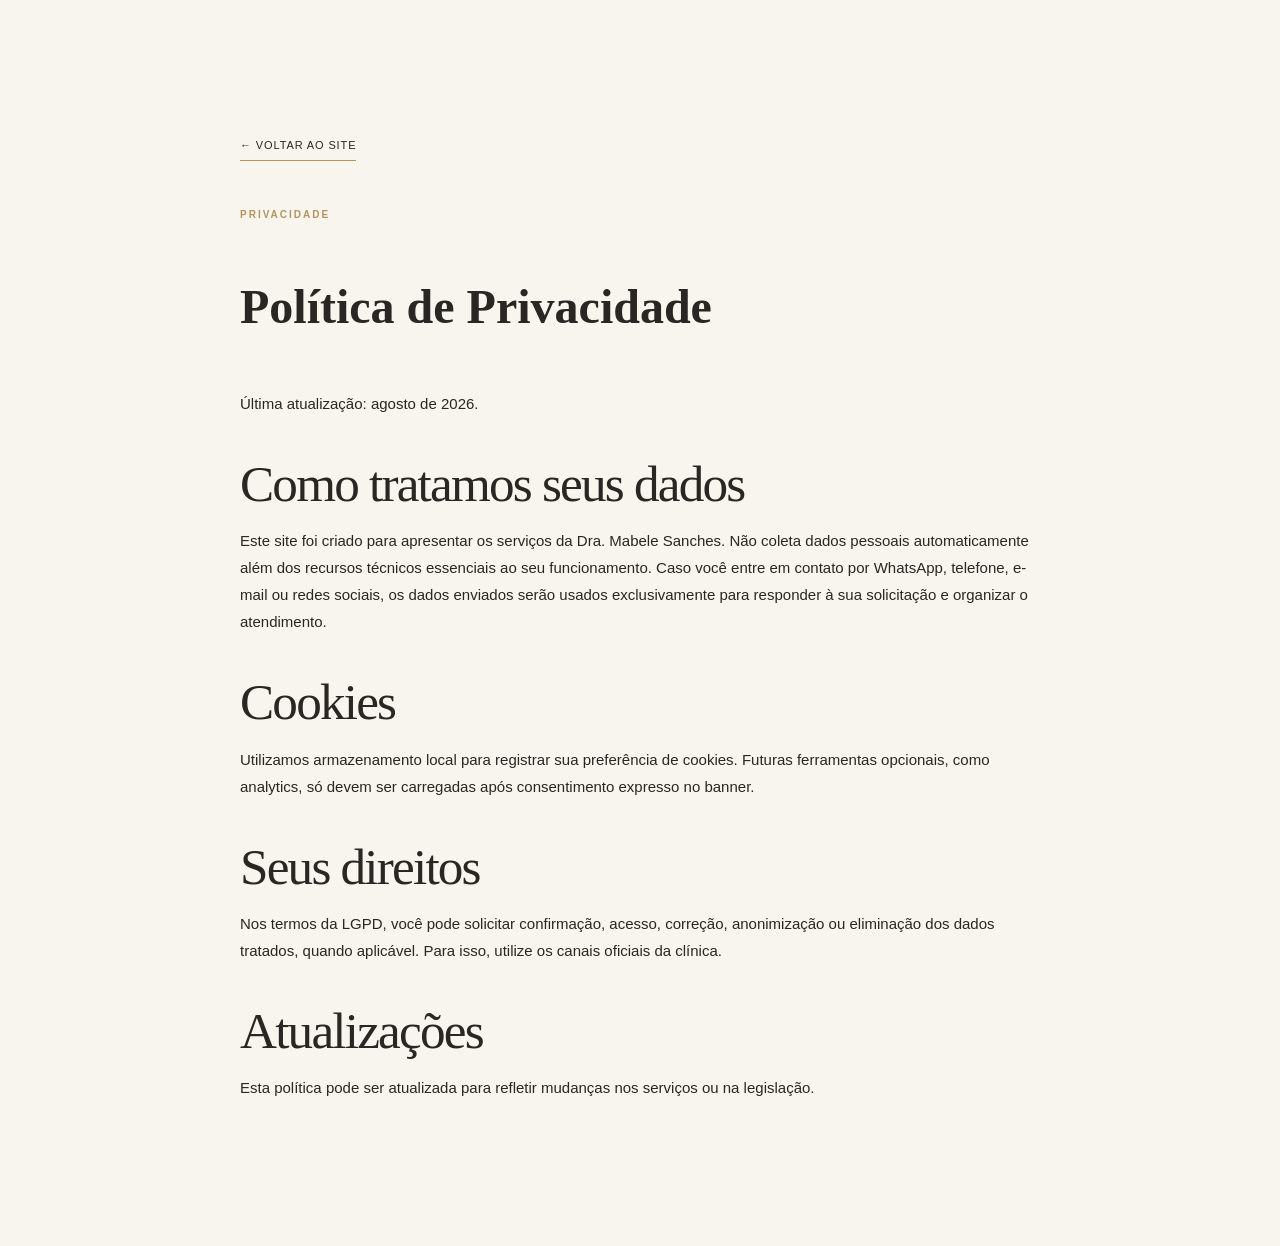
<file: privacidade.html>
<!doctype html><html lang="pt-BR"><head><meta charset="utf-8"><meta name="viewport" content="width=device-width,initial-scale=1"><title>Política de Privacidade | Dra. Mabele Sanches</title><meta name="robots" content="noindex"><link rel="stylesheet" href="style.css"></head><body><main class="section"><article class="container" style="max-width:800px"><a class="text-link" href="index.html">← Voltar ao site</a><p class="eyebrow" style="margin-top:45px">Privacidade</p><h1 style="font-family:var(--serif);font-size:48px">Política de Privacidade</h1><p>Última atualização: agosto de 2026.</p><h2 style="margin-top:38px">Como tratamos seus dados</h2><p>Este site foi criado para apresentar os serviços da Dra. Mabele Sanches. Não coleta dados pessoais automaticamente além dos recursos técnicos essenciais ao seu funcionamento. Caso você entre em contato por WhatsApp, telefone, e-mail ou redes sociais, os dados enviados serão usados exclusivamente para responder à sua solicitação e organizar o atendimento.</p><h2 style="margin-top:38px">Cookies</h2><p>Utilizamos armazenamento local para registrar sua preferência de cookies. Futuras ferramentas opcionais, como analytics, só devem ser carregadas após consentimento expresso no banner.</p><h2 style="margin-top:38px">Seus direitos</h2><p>Nos termos da LGPD, você pode solicitar confirmação, acesso, correção, anonimização ou eliminação dos dados tratados, quando aplicável. Para isso, utilize os canais oficiais da clínica.</p><h2 style="margin-top:38px">Atualizações</h2><p>Esta política pode ser atualizada para refletir mudanças nos serviços ou na legislação.</p></article></main></body></html>
</file>
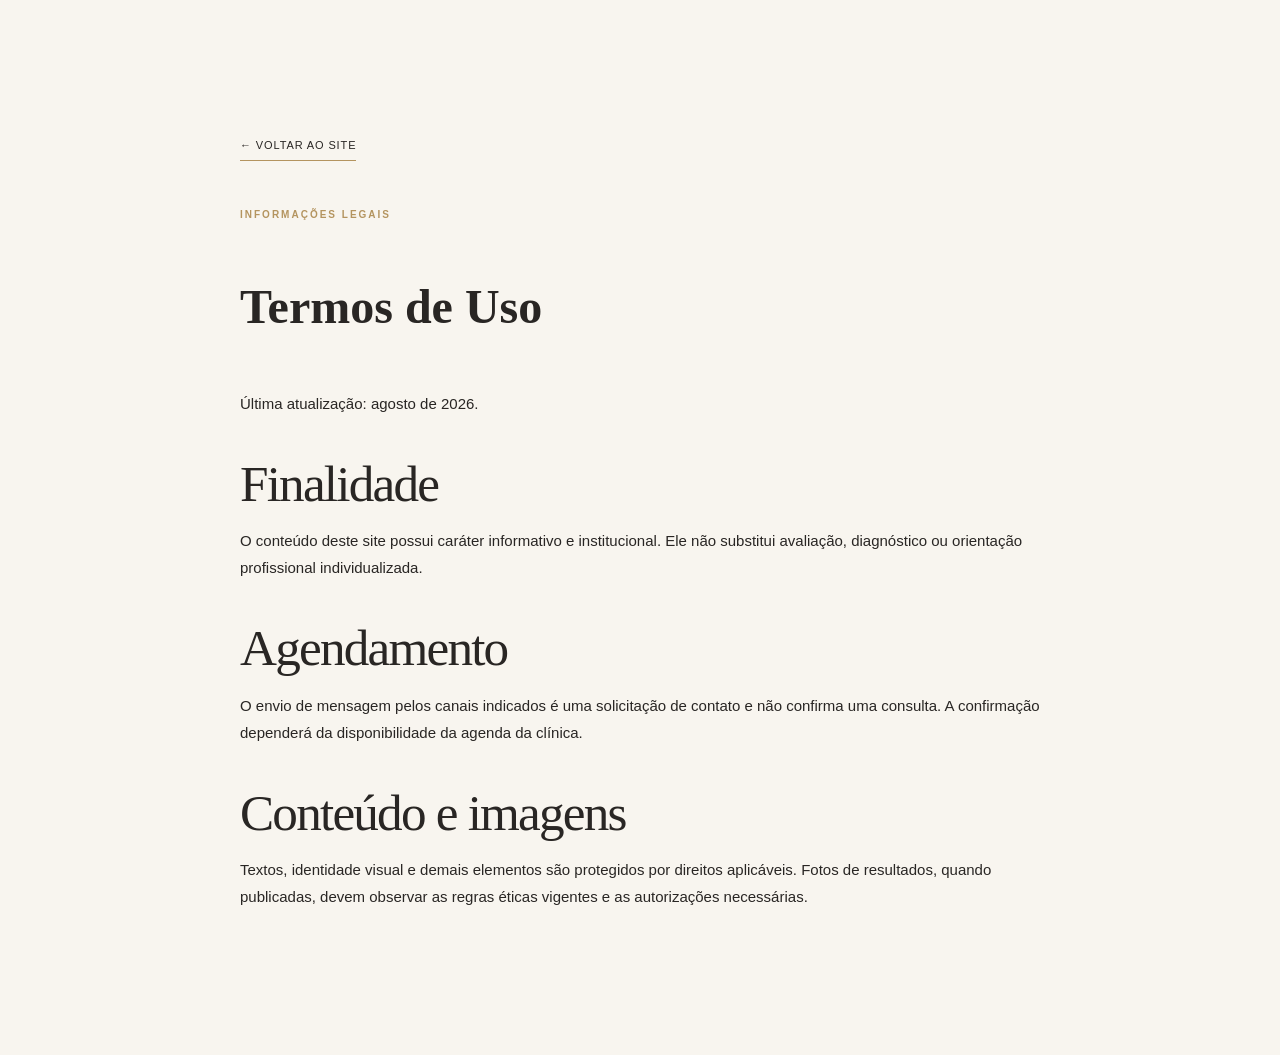
<file: termos.html>
<!doctype html><html lang="pt-BR"><head><meta charset="utf-8"><meta name="viewport" content="width=device-width,initial-scale=1"><title>Termos de Uso | Dra. Mabele Sanches</title><meta name="robots" content="noindex"><link rel="stylesheet" href="style.css"></head><body><main class="section"><article class="container" style="max-width:800px"><a class="text-link" href="index.html">← Voltar ao site</a><p class="eyebrow" style="margin-top:45px">Informações legais</p><h1 style="font-family:var(--serif);font-size:48px">Termos de Uso</h1><p>Última atualização: agosto de 2026.</p><h2 style="margin-top:38px">Finalidade</h2><p>O conteúdo deste site possui caráter informativo e institucional. Ele não substitui avaliação, diagnóstico ou orientação profissional individualizada.</p><h2 style="margin-top:38px">Agendamento</h2><p>O envio de mensagem pelos canais indicados é uma solicitação de contato e não confirma uma consulta. A confirmação dependerá da disponibilidade da agenda da clínica.</p><h2 style="margin-top:38px">Conteúdo e imagens</h2><p>Textos, identidade visual e demais elementos são protegidos por direitos aplicáveis. Fotos de resultados, quando publicadas, devem observar as regras éticas vigentes e as autorizações necessárias.</p></article></main></body></html>
</file>
<file: style.css>
/* =========================================
   1. VARIÁVEIS E CONFIGURAÇÕES GERAIS
========================================= */

:root {
  --ink: #292624;
  --muted: #756e66;
  --paper: #f8f5ef;
  --white: #ffffff;
  --sand: #ece4d7;
  --gold: #b4945f;
  --gold-dark: #927346;
  --line: rgba(41, 38, 36, 0.14);

  --serif: "Playfair Display", Georgia, serif;
  --sans: Poppins, Arial, sans-serif;

  --shadow: 0 18px 50px rgba(54, 42, 25, 0.09);
}

* {
  box-sizing: border-box;
}

html {
  scroll-behavior: smooth;
}

body {
  margin: 0;
  background: var(--paper);
  color: var(--ink);
  font-family: var(--sans);
  font-size: 15px;
  line-height: 1.8;
}

body.no-scroll {
  overflow: hidden;
}

a {
  color: inherit;
  text-decoration: none;
}

button {
  font: inherit;
  cursor: pointer;
}

.container {
  width: min(1160px, calc(100% - 48px));
  margin: auto;
}

/* =========================================
   2. ACESSIBILIDADE E LOADING
========================================= */

.skip-link {
  position: fixed;
  top: -4rem;
  left: 1rem;
  z-index: 99;
  padding: 0.6rem 1rem;
  background: #000;
  color: #fff;
}

.skip-link:focus {
  top: 1rem;
}

.loader {
  position: fixed;
  inset: 0;
  z-index: 100;
  display: grid;
  place-items: center;
  background: var(--paper);
  transition: opacity 0.5s, visibility 0.5s;
}

.loader.is-hidden {
  opacity: 0;
  visibility: hidden;
}

.loader span {
  width: 36px;
  height: 36px;
  border: 1px solid var(--gold);
  border-top-color: transparent;
  border-radius: 50%;
  animation: spin 0.8s linear infinite;
}

@keyframes spin {
  to {
    transform: rotate(360deg);
  }
}

/* =========================================
   3. HEADER E MENU
========================================= */

.header {
  position: fixed;
  top: 0;
  left: 0;
  z-index: 20;
  width: 100%;
  transition: 0.3s;
}

.header.scrolled {
  background: rgba(248, 245, 239, 0.96);
  box-shadow: 0 1px 0 var(--line);
  backdrop-filter: blur(12px);
}

.nav {
  display: flex;
  align-items: center;
  justify-content: center;
  gap: 34px;
  height: 92px;
}

.brand {
  display: inline-flex;
  align-items: center;
  gap: 10px;
  font-family: var(--serif);
  font-size: 15px;
  line-height: 1.05;
  letter-spacing: 0.04em;
}

.brand em {
  color: var(--gold);
  font-style: italic;
}

.brand-logo {
  display: block;
  width: 150px;
  max-height: 62px;
  height: auto;
  object-fit: contain;
}

.brand-mark {
  display: grid;
  width: 42px;
  height: 42px;
  place-items: center;
  border: 1px solid var(--gold);
  border-radius: 50%;
  color: var(--gold);
  font-size: 16px;
}

.menu {
  display: flex;
  align-items: center;
  gap: 27px;
  font-size: 12px;
  letter-spacing: 0.1em;
  text-transform: uppercase;
}

.menu > a:not(.button) {
  border-bottom: 1px solid transparent;
}

.menu > a:not(.button):hover {
  border-color: var(--gold);
}

.menu-toggle {
  display: none;
  width: 40px;
  padding: 8px;
  border: 0;
  background: transparent;
}

.menu-toggle span {
  display: block;
  width: 24px;
  height: 1px;
  margin: 6px auto;
  background: var(--ink);
}

.menu-toggle.active span:first-child {
  transform: translateY(3.5px) rotate(45deg);
}

.menu-toggle.active span:last-child {
  transform: translateY(-3.5px) rotate(-45deg);
}

/* =========================================
   4. BOTÕES E LINKS
========================================= */

.button {
  display: inline-flex;
  align-items: center;
  gap: 22px;
  padding: 13px 20px;
  border: 1px solid var(--gold);
  background: var(--gold);
  color: #fff;
  font-size: 11px;
  letter-spacing: 0.11em;
  text-transform: uppercase;
  transition: 0.25s;
}

.button:hover {
  background: var(--gold-dark);
  transform: translateY(-2px);
}

.button--small {
  padding: 10px 14px;
  font-size: 10px;
}

.button--light {
  border-color: #fff;
  background: #fff;
  color: var(--ink);
}

.button--light:hover {
  background: #e8d4a9;
}

.button-outline {
  padding: 9px 12px;
  border: 1px solid var(--gold);
  background: transparent;
  color: var(--gold);
  font-size: 9px;
  letter-spacing: 0.1em;
  text-transform: uppercase;
}

.text-link {
  display: inline-flex;
  align-items: center;
  gap: 12px;
  padding-bottom: 4px;
  border-bottom: 1px solid var(--gold);
  font-size: 11px;
  letter-spacing: 0.08em;
  text-transform: uppercase;
}

.text-link span {
  color: var(--gold);
  font-size: 16px;
}

/* =========================================
   5. HERO / HOME
========================================= */

.hero {
  position: relative;
  display: flex;
  align-items: center;
  min-height: 735px;
  overflow: hidden;
  background: #e9e1d5;
}

.hero-art {
  position: absolute;
  inset: 0;
  background:
    radial-gradient(circle at 73% 42%, rgba(255, 255, 255, 0.8), transparent 21%),
    linear-gradient(
      115deg,
      rgba(248, 245, 239, 0.95) 5%,
      rgba(248, 245, 239, 0.78) 46%,
      rgba(225, 215, 201, 0.3) 65%
    ),
    url("assets/images/hero.jpg") center / cover no-repeat;
}

/* =========================================
   ELIPSE DECORATIVA AO LADO DO TÍTULO
   Procure por: .hero-art::after
========================================= */

.hero-art::after {
  content: "";
  position: absolute;
  top: 17%;
  right: 13%;
  width: 31vw;
  max-width: 450px;
  aspect-ratio: 0.77;



  border-radius: 50% 50% 45% 45% / 37% 37% 60% 60%;
  transform: rotate(14deg);
}

.hero-content {
  position: relative;
  padding-top: 100px;
}

.hero-title-with-logo {
  display: flex;
  align-items: center;
  gap: 105px;
}



.eyebrow {
  margin: 0 0 14px;
  color: var(--gold);
  font-size: 10px;
  font-weight: 600;
  letter-spacing: 0.2em;
  text-transform: uppercase;
}

.hero h1,
h2 {
  margin: 0;
  font-family: var(--serif);
  font-weight: 500;
  line-height: 1.12;
  letter-spacing: -0.035em;
}

.hero h1 {
  max-width: 690px;
  font-size: clamp(49px, 6vw, 82px);
}

.hero h1 i,
h2 i {
  color: var(--gold);
  font-style: italic;
}

.hero-text {
  max-width: 490px;
  margin: 25px 0 32px;
  color: #5c554e;
}

.hero-actions {
  display: flex;
  align-items: center;
  gap: 28px;
}

.hero-scroll {
  position: absolute;
  bottom: 35px;
  left: max(24px, calc((100% - 1160px) / 2));
  color: var(--muted);
  font-size: 9px;
  letter-spacing: 0.16em;
  text-transform: uppercase;
}

.hero-scroll span {
  display: block;
  width: 1px;
  height: 31px;
  margin: 10px auto 0;
  background: var(--gold);
}

/* =========================================
   6. SEÇÕES GERAIS E SOBRE
========================================= */

.section {
  padding: 130px 0;
}

.about {
  background: var(--white);
}

.about-grid {
  display: grid;
  grid-template-columns: 42% 1fr;
  align-items: center;
  gap: 11%;
}

.portrait {
  position: relative;
  min-width: 0;
  width: 100%;
}

.portrait-placeholder img {
  display: block;
  max-width: 100%;
  height: auto;
}

.portrait::before {
  content: "";
  position: absolute;
  bottom: -20px;
  left: -10px;
  z-index: 0;
  width: 60%;
  height: 64%;
  border: 1px solid var(--gold);
}

.portrait-placeholder {
  position: relative;
  z-index: 1;
  display: grid;
  min-height: 530px;
  place-items: center;
  background: linear-gradient(145deg, #d1bd9d, #f2ede5);
  color: #fff;
  font-family: var(--serif);
  font-size: 28px;
  text-align: center;
}

.portrait p {
  position: relative;
  z-index: 1;
  margin: 16px 0 0;
  color: var(--gold);
  font: italic 20px var(--serif);
}

h2 {
  font-size: clamp(37px, 4vw, 55px);
}

.about-copy > p:not(.eyebrow) {
  max-width: 450px;
  color: var(--muted);
  text-align: justify;
}

.value-grid {
  display: grid;
  grid-template-columns: 1fr 1fr;
  gap: 14px 30px;
  margin-top: 31px;
  padding-top: 25px;
  border-top: 1px solid var(--line);
}

.value-grid div {
  display: flex;
  align-items: center;
  gap: 10px;
  font-size: 12px;
  line-height: 1.5;
}

.value-grid b {
  color: var(--gold);
}

/* =========================================
   7. ESPECIALIDADES E DIFERENCIAIS
========================================= */

.section-heading {
  max-width: 670px;
  margin-bottom: 52px;
}

.section-heading > p:last-child {
  max-width: 540px;
  color: var(--muted);
}

.services {
  background: #f2eee7;
}

.service-grid {
  display: grid;
  grid-template-columns: repeat(4, 1fr);
  gap: 13px;
}

.service-card {
  min-height: 185px;
  padding: 23px;
  border: 1px solid rgba(180, 148, 95, 0.25);
  background: rgba(255, 255, 255, 0.42);
  transition: 0.3s;
}

.img01{
  align-items: center;
}

.service-card:hover {
  border-color: var(--gold);
  background: var(--white);
  box-shadow: var(--shadow);
  transform: translateY(-6px);
}

.service-card span {
  color: var(--gold);
  font: italic 15px var(--serif);
}

.service-card h3 {
  margin: 25px 0 8px;
  font: 500 19px / 1.25 var(--serif);
}

.service-card p {
  margin: 0;
  color: var(--muted);
  font-size: 11px;
  line-height: 1.5;
}

.difference {
  padding: 115px 0;
  background: var(--ink);
  color: #fff;
}

.difference .eyebrow {
  color: #d7b97f;
}

.difference h2 {
  max-width: 500px;
}

.difference-list {
  margin-top: 50px;
  border-top: 1px solid rgba(255, 255, 255, 0.22);
}

.difference-list p {
  display: flex;
  gap: 45px;
  margin: 0;
  padding: 18px 0;
  border-bottom: 1px solid rgba(255, 255, 255, 0.22);
  font: 19px var(--serif);
}

.difference-list b {
  color: #d7b97f;
  font: 13px var(--sans);
}

/* =========================================
   8. GALERIA, DEPOIMENTOS E COMPARAÇÃO
========================================= */

.gallery {
  background: var(--white);
}

.gallery-grid {
  display: grid;
  grid-template-columns: 2fr 1fr 1fr;
  grid-template-rows: 220px 220px;
  gap: 12px;
}

.gallery-item {
  border: 0;
  background: linear-gradient(145deg, #c0aa88, #807266);
  color: rgba(255, 255, 255, 0.95);
  font: italic 22px var(--serif);
  transition: 0.3s;
}

.gallery-item:nth-child(3) {
  background: linear-gradient(145deg, #978570, #d6c7b2);
}

.gallery-item:nth-child(4) {
  background: linear-gradient(145deg, #b7a58a, #786c60);
}

.gallery-item.large {
  grid-row: span 2;
  background: linear-gradient(145deg, #dacbb7, #9a8770);
}

.gallery-item:hover {
  filter: brightness(1.08);
  transform: scale(0.99);
}

.testimonials {
  background: #f2eee7;
}

.testimonial-track {
  position: relative;
  min-height: 235px;
}

.testimonial {
  display: none;
  max-width: 780px;
  animation: fade 0.45s;
}

.testimonial.active {
  display: block;
}

@keyframes fade {
  from {
    opacity: 0;
    transform: translateY(9px);
  }

  to {
    opacity: 1;
    transform: none;
  }
}

.stars {
  color: var(--gold);
  letter-spacing: 4px;
}

.testimonial blockquote {
  margin: 20px 0 23px;
  font: clamp(25px, 3vw, 37px) / 1.35 var(--serif);
}

.testimonial p {
  color: var(--muted);
  font-size: 12px;
}

.testimonial p b {
  color: var(--ink);
}

.slider-controls {
  display: flex;
  align-items: center;
  gap: 17px;
}

.slider-controls button {
  width: 38px;
  height: 38px;
  border: 1px solid var(--gold);
  background: transparent;
  color: var(--gold);
  transition: 0.2s;
}

.slider-controls button:hover {
  background: var(--gold);
  color: #fff;
}

.slider-controls span {
  font-size: 11px;
  letter-spacing: 0.1em;
}

.comparison {
  background: var(--white);
}

.comparison .container {
  display: grid;
  grid-template-columns: 1fr 1fr;
  align-items: center;
  gap: 9%;
}

.comparison p:not(.eyebrow) {
  color: var(--muted);
}

.compare {
  position: relative;
  height: 390px;
  overflow: hidden;
  background: #cfbca4;
  color: #fff;
  font: italic 24px var(--serif);
}

.compare-after,
.compare-before {
  position: absolute;
  inset: 0;
  display: grid;
  place-items: center;
  background: linear-gradient(125deg, #b79d79, #ebdfca);
}

.compare-before {
  width: 50%;
  border-right: 2px solid #fff;
  background: linear-gradient(125deg, #8d806f, #cbb8a0);
}

.compare input {
  position: absolute;
  z-index: 2;
  width: 100%;
  height: 100%;
  opacity: 0;
  cursor: ew-resize;
}

/* =========================================
   9. CTA, LOCALIZAÇÃO E RODAPÉ
========================================= */

.appointment {
  padding: 115px 0;
  background:
    linear-gradient(115deg, rgba(39, 36, 34, 0.95), rgba(39, 36, 34, 0.88)),
    url("assets/images/cta.jpg") center / cover;
  color: #fff;
  text-align: center;
}

.appointment .container {
  max-width: 680px;
}

.appointment h2 {
  font-size: clamp(44px, 5vw, 64px);
}

.appointment p:not(.eyebrow) {
  max-width: 490px;
  margin: 20px auto 30px;
  color: #ddd3c5;
}

.location-grid {
  display: grid;
  grid-template-columns: 42% 1fr;
  gap: 9%;
}

.location address {
  margin: 24px 0;
  font: 24px / 1.6 var(--serif);
  font-style: normal;
}

.contact-data {
  display: flex;
  gap: 30px;
  margin-top: 35px;
  color: var(--muted);
  font-size: 12px;
}

.contact-data p {
  margin: 0;
}

.contact-data b {
  display: block;
  margin-bottom: 3px;
  color: var(--ink);
  font-size: 9px;
  letter-spacing: 0.13em;
  text-transform: uppercase;
}

.map {
  width: 100%;
  min-height: 440px;
  border: 0;
  filter: grayscale(1) sepia(0.08);
}

footer {
  padding: 75px 0 20px;
  background: #24211f;
  color: #d8d0c7;
}

footer .brand {
  color: #fff;
}

.footer-grid {
  display: grid;
  grid-template-columns: 2fr 1fr 1fr;
  gap: 60px;
}

.footer-grid p {
  max-width: 300px;
  margin-top: 20px;
  color: #afa69d;
  font-size: 12px;
  line-height: 1.8;
}

.footer-grid h3 {
  margin: 0 0 17px;
  color: #d7b97f;
  font-size: 10px;
  letter-spacing: 0.15em;
  text-transform: uppercase;
}

.footer-grid a:not(.brand) {
  display: block;
  width: max-content;
  color: #d8d0c7;
  font-size: 12px;
  line-height: 2;
}

.footer-grid a:not(.brand):hover {
  color: #d7b97f;
}

.footer-bottom {
  display: flex;
  justify-content: space-between;
  gap: 10px;
  margin-top: 60px;
  padding-top: 20px;
  border-top: 1px solid rgba(255, 255, 255, 0.14);
  color: #978f87;
  font-size: 10px;
}

.footer-bottom a:hover {
  color: #fff;
}

/* =========================================
   10. BOTÕES FLUTUANTES, LIGHTBOX E COOKIES
========================================= */

.whatsapp,
.back-top {
  position: fixed;
  right: 25px;
  z-index: 11;
  display: grid;
  width: 47px;
  height: 47px;
  place-items: center;
  border-radius: 50%;
}

.whatsapp {
  bottom: 25px;
  background: #25d366;
  color: #fff;
  font-size: 26px;
  box-shadow: var(--shadow);
  transition: 0.25s ease;
}

.whatsapp:hover {
  transform: translateY(-3px) scale(1.05);
}

.back-top {
  bottom: 139px;
  border: 1px solid var(--gold);
  background: var(--paper);
  color: var(--gold);
  opacity: 0;
  visibility: hidden;
  transition: 0.2s;
}

.back-top.show {
  opacity: 1;
  visibility: visible;
  transition: 0.25s ease;
}

.instagram {
  position: fixed;
  right: 25px;
  bottom: 82px;
  z-index: 11;

  display: grid;
  width: 47px;
  height: 47px;
  place-items: center;

  border-radius: 50%;
  background: linear-gradient(
    135deg,
    #f9ce34,
    #ee2a7b,
    #6228d7
  );

  color: #fff;
  font-size: 25px;
  box-shadow: var(--shadow);

  transition: 0.25s ease;
}

.instagram:hover {
  transform: translateY(-3px) scale(1.05);
}

.lightbox {
  width: min(600px, 90vw);
  min-height: 350px;
  border: 1px solid var(--gold);
  background: #282421;
  color: #fff;
  place-items: center;
}

.lightbox[open] {
  display: grid;
}

.lightbox-close {
  position: absolute;
  top: 8px;
  right: 12px;
  border: 0;
  background: transparent;
  color: #fff;
  font-size: 28px;
}

.lightbox p {
  font: italic 28px var(--serif);
}

.cookie-banner {
  position: fixed;
  bottom: 18px;
  left: 50%;
  z-index: 30;
  display: flex;
  align-items: center;
  gap: 20px;
  width: min(720px, calc(100% - 32px));
  padding: 18px 20px;
  border-left: 3px solid var(--gold);
  background: #fff;
  box-shadow: var(--shadow);
  transform: translateX(-50%);
}

.cookie-banner.cookie-dismissed {
  display: none !important;
}

.cookie-banner p {
  flex: 1;
  margin: 0;
  font-size: 11px;
  line-height: 1.5;
}

.cookie-banner a {
  text-decoration: underline;
}

.cookie-banner > div {
  display: flex;
  gap: 7px;
}

.cookie-banner .button {
  padding: 9px 12px;
  font-size: 9px;
}

/* =========================================
   11. ANIMAÇÕES DE ENTRADA
========================================= */

[data-reveal] {
  opacity: 0;
  transform: translateY(20px);
  transition: opacity 0.75s ease, transform 0.75s ease;
}

[data-reveal].visible {
  opacity: 1;
  transform: none;
}

/* =========================================
   12. RESPONSIVIDADE
========================================= */

@media (max-width: 850px) {
  .nav {
    justify-content: center;
  }

  .menu-toggle {
    position: absolute;
    right: 0;
    z-index: 2;
    display: block;
  }

  .menu {
    position: fixed;
    inset: 0;
    display: flex;
    flex-direction: column;
    align-items: center;
    justify-content: center;
    gap: 25px;
    background: var(--paper);
    opacity: 0;
    visibility: hidden;
    transition: 0.25s;
  }

  .menu.open {
    opacity: 1;
    visibility: visible;
  }

  .menu > a {
    font-size: 14px;
  }

  .hero {
    min-height: 680px;
  }

  .hero-art::after {
    right: -5%;
    width: 60vw;
  }

  .about-grid,
  .location-grid,
  .comparison .container {
    grid-template-columns: 1fr;
    gap: 45px;
  }

  .portrait {
    max-width: 440px;
  }

  .service-grid {
    grid-template-columns: repeat(3, 1fr);
  }

  .location .map {
    min-height: 340px;
  }

  .footer-grid {
    grid-template-columns: 1.5fr 1fr 1fr;
  }
}

@media (max-width: 560px) {
  .container {
    width: min(100% - 32px, 1160px);
  }

  .nav {
    height: 76px;
  }

  .hero {
    min-height: 640px;
  }

  .hero-content {
    padding-top: 65px;
  }

  .hero h1 {
    font-size: 48px;
  }

  .hero-title-with-logo {
    gap: 14px;
  }

  .hero-logo {
    width: 78px;
    max-height: 100px;
  }

  .hero-text {
    font-size: 13px;
  }

  .hero-actions {
    flex-direction: column;
    align-items: flex-start;
    gap: 18px;
  }

  .hero-art::after {
    top: 50%;
    right: 4%;
    width: 68vw;
  }

  .section {
    padding: 82px 0;
  }

  .service-grid {
    grid-template-columns: 1fr 1fr;
  }

  .service-card {
    min-height: 155px;
    padding: 17px;
  }

  .service-card h3 {
    margin-top: 16px;
    font-size: 16px;
  }

  .difference {
    padding: 80px 0;
  }

  .difference-list p {
    gap: 20px;
    font-size: 16px;
  }

  .gallery-grid {
    grid-template-columns: 1fr 1fr;
    grid-template-rows: 180px 180px 180px;
  }

  .gallery-item.large {
    grid-row: auto;
    grid-column: span 2;
  }

  .comparison .container {
    gap: 35px;
  }

  .compare {
    height: 290px;
  }

  .contact-data {
    flex-direction: column;
    gap: 15px;
  }

  .footer-grid {
    grid-template-columns: 1fr 1fr;
    gap: 35px;
  }

  .footer-grid > div:first-child {
    grid-column: span 2;
  }

  .footer-bottom {
    flex-direction: column;
    gap: 8px;
  }

  .cookie-banner {
    flex-direction: column;
    align-items: flex-start;
    gap: 10px;
  }

  .whatsapp {
    right: 16px;
    bottom: 16px;
  }

  .instagram {
  right: 16px;
  bottom: 72px;
}

  .back-top {
    right: 16px;
    bottom: 128px;
  }
}

@media (prefers-reduced-motion: reduce) {
  html {
    scroll-behavior: auto;
  }

  *,
  *::before,
  *::after {
    animation-duration: 0.01ms !important;
    transition-duration: 0.01ms !important;
  }
}

/* Comparador antes e depois */
.before-after-slider {
  position: relative;
  width: 100%;
  height: 800px;
  overflow: hidden;
  background: #d9d0c5;
}

.ba-image {
  display: block;
  width: 100%;
  height: 100%;
  object-fit: contain;
}

.ba-after {
  position: absolute;
  inset: 0;
}

.ba-before {
  position: absolute;
  inset: 0 auto 0 0;
  z-index: 2;
  width: 50%;
  overflow: hidden;
}

.ba-before .ba-image {
  width: auto;
  max-width: none;
}

.ba-divider {
  position: absolute;
  top: 0;
  bottom: 0;
  left: 50%;
  z-index: 3;
  width: 2px;
  background: #fff;
  box-shadow: 0 0 10px rgba(0, 0, 0, 0.25);
  pointer-events: none;
}

.ba-divider::after {
  content: "↔";
  position: absolute;
  top: 50%;
  left: 50%;
  display: grid;
  width: 38px;
  height: 38px;
  place-items: center;
  border: 2px solid #fff;
  border-radius: 50%;
  background: var(--gold);
  color: #fff;
  transform: translate(-50%, -50%);
}

.ba-label {
  position: absolute;
  bottom: 16px;
  z-index: 4;
  padding: 4px 11px;
  background: rgba(30, 27, 24, 0.65);
  color: #fff;
  font: italic 17px var(--serif);
  pointer-events: none;
}

.ba-label-before {
  left: 16px;
}

.ba-label-after {
  right: 16px;
}

.ba-range {
  position: absolute;
  inset: 0;
  z-index: 5;
  width: 100%;
  height: 100%;
  margin: 0;
  opacity: 0;
  cursor: ew-resize;
}

@media (max-width: 560px) {
  .before-after-slider {
    height: 290px;
  }
}

.lightbox {
  width: min(950px, 92vw);
  max-height: 92vh;
  padding: 18px;
  border: 0;
  background: rgba(20, 18, 16, 0.96);
  color: #fff;
}

.lightbox::backdrop {
  background: rgba(0, 0, 0, 0.78);
}

.lightbox[open] {
  display: grid;
  place-items: center;
  gap: 12px;
}

.lightbox img {
  display: block;
  max-width: 100%;
  max-height: 75vh;
  object-fit: contain;
}

.lightbox p {
  margin: 0;
  color: #fff;
  font: italic 20px var(--serif);
}

.lightbox-close {
  position: absolute;
  top: 6px;
  right: 12px;
  z-index: 2;
  border: 0;
  background: transparent;
  color: #fff;
  font-size: 32px;
}

/* =========================================
   AJUSTES FINAIS PARA CELULAR
   Cole este bloco no final do style.css
========================================= */

@media (max-width: 640px) {
  /*
    MOBILE
    A largura do container é definida por margens laterais,
    evitando que elementos internos do grid aumentem a largura da página.
  */
  html,
  body {
    width: 100%;
    max-width: 100%;
    overflow-x: hidden;
  }

  .container {
    width: auto;
    max-width: none;
    margin-left: 16px;
    margin-right: 16px;
  }

  /* Header */
  .nav {
    justify-content: center;
    height: 72px;
    gap: 0;
  }

  .menu-toggle {
    position: absolute;
    right: 0;
  }

  .brand {
    max-width: 180px;
  }

  .brand-logo {
    width: 125px;
    max-height: 52px;
  }

  /* Home */
  .hero {
    min-height: 620px;
    width: 100%;
    max-width: 100%;
  }

  .hero-content {
    padding-top: 72px;
    min-width: 0;
    max-width: 100%;
  }

  .hero-art::after {
    top: auto;
    right: -20%;
    bottom: 3%;
    width: 85vw;
  }

  .hero-title-with-logo {
    flex-direction: column;
    align-items: flex-start;
    gap: 16px;
    min-width: 0;
    max-width: 100%;
  }

  .hero h1 {
    max-width: 100%;
    min-width: 0;
    font-size: clamp(42px, 13vw, 57px);
    overflow-wrap: break-word;
  }

  .hero-logo {
    width: 95px;
    max-width: 100%;
    max-height: 88px;
  }

  .hero-text {
    max-width: 94%;
    margin: 18px 0 25px;
    font-size: 13px;
    line-height: 1.7;
  }

  .hero-actions {
    flex-direction: column;
    align-items: flex-start;
    gap: 18px;
  }

  .hero-scroll {
    bottom: 18px;
  }

  /* Botões e espaçamentos */
  .button {
    gap: 14px;
    padding: 12px 15px;
    font-size: 10px;
  }

  .section,
  .difference,
  .appointment {
    padding: 76px 0;
  }

  h2 {
    font-size: clamp(34px, 10vw, 45px);
  }

  /* SOBRE
     O min-width: 0 é essencial no grid.
     A imagem do retrato também é limitada à coluna.
  */
  .about-grid {
    display: grid;
    grid-template-columns: minmax(0, 1fr);
    gap: 38px;
    width: 100%;
    max-width: 100%;
    min-width: 0;
  }

  .portrait,
  .about-copy {
    width: 100%;
    max-width: 100%;
    min-width: 0;
  }

  .portrait-placeholder {
    width: 100%;
    max-width: 100%;
    min-width: 0;
    min-height: 390px;
    overflow: hidden;
  }

  .portrait-placeholder img {
    display: block;
    width: auto;
    max-width: 100%;
    height: auto;
    object-fit: contain;
  }

  .about-copy {
    overflow: visible;
  }

  .about-copy h2 {
    width: 100%;
    max-width: 100%;
    min-width: 0;
    overflow-wrap: break-word;
  }

  .about-copy > p:not(.eyebrow) {
    display: block;
    width: 100%;
    max-width: 100%;
    min-width: 0;
    margin-left: 0;
    margin-right: 0;
    padding-left: 0;
    padding-right: 0;
    box-sizing: border-box;

    font-size: 15px;
    line-height: 1.8;
    text-align: left;
    letter-spacing: normal;
    word-spacing: normal;
    white-space: normal;
    overflow-wrap: break-word;
    word-break: normal;
  }

  .value-grid {
    grid-template-columns: 1fr;
    gap: 14px;
  }

  /* Especialidades */
  .service-grid {
    grid-template-columns: 1fr;
    gap: 12px;
  }

  .service-card {
    min-height: 135px;
    padding: 18px;
  }

  .service-card h3 {
    margin-top: 14px;
  }

  .difference-list p {
    gap: 16px;
    font-size: 16px;
  }

  /* Galeria */
  .gallery-grid {
    grid-template-columns: 1fr;
    grid-template-rows: none;
    gap: 12px;
  }

  .gallery-item,
  .gallery-item.large {
    grid-row: auto;
    grid-column: auto;
    min-height: 220px;
  }

  .gallery-item img {
    display: block;
    width: 100%;
    height: 100%;
    object-fit: cover;
  }

  /* Depoimentos */
  .testimonial-track {
    min-height: 300px;
  }

  .testimonial blockquote {
    font-size: 25px;
  }

  /* Antes e depois */
  .compare,
  .before-after-slider {
    height: 250px;
  }

  .ba-label {
    bottom: 12px;
    font-size: 14px;
  }

  .ba-divider::after {
    width: 32px;
    height: 32px;
  }

  /* Localização */
  .location-grid {
    grid-template-columns: minmax(0, 1fr);
    gap: 38px;
    min-width: 0;
  }

  .location address {
    font-size: 20px;
  }

  .contact-data {
    flex-direction: column;
    gap: 16px;
  }

  .map {
    width: 100%;
    min-height: 300px;
  }

  /* Comparador */
  .comparison .container {
    grid-template-columns: minmax(0, 1fr);
    gap: 35px;
    min-width: 0;
  }

  /* Rodapé */
  .footer-grid {
    grid-template-columns: 1fr;
    gap: 35px;
  }

  .footer-grid > div:first-child {
    grid-column: auto;
  }

  .footer-bottom {
    flex-direction: column;
    align-items: flex-start;
    gap: 8px;
  }

  /* Cookie */
  .cookie-banner {
    flex-direction: column;
    align-items: flex-start;
    gap: 10px;
  }

  /* Botões flutuantes */
  .whatsapp,
  .back-top {
    right: 14px;
  }

  .whatsapp {
    bottom: 14px;
  }

  .back-top {
    bottom: 72px;
  }

  /* Lightbox */
  .lightbox {
    width: 94vw;
    padding: 12px;
  }

  .lightbox img {
    max-height: 70vh;
  }

  .lightbox p {
    font-size: 17px;
  }
}
</file>
